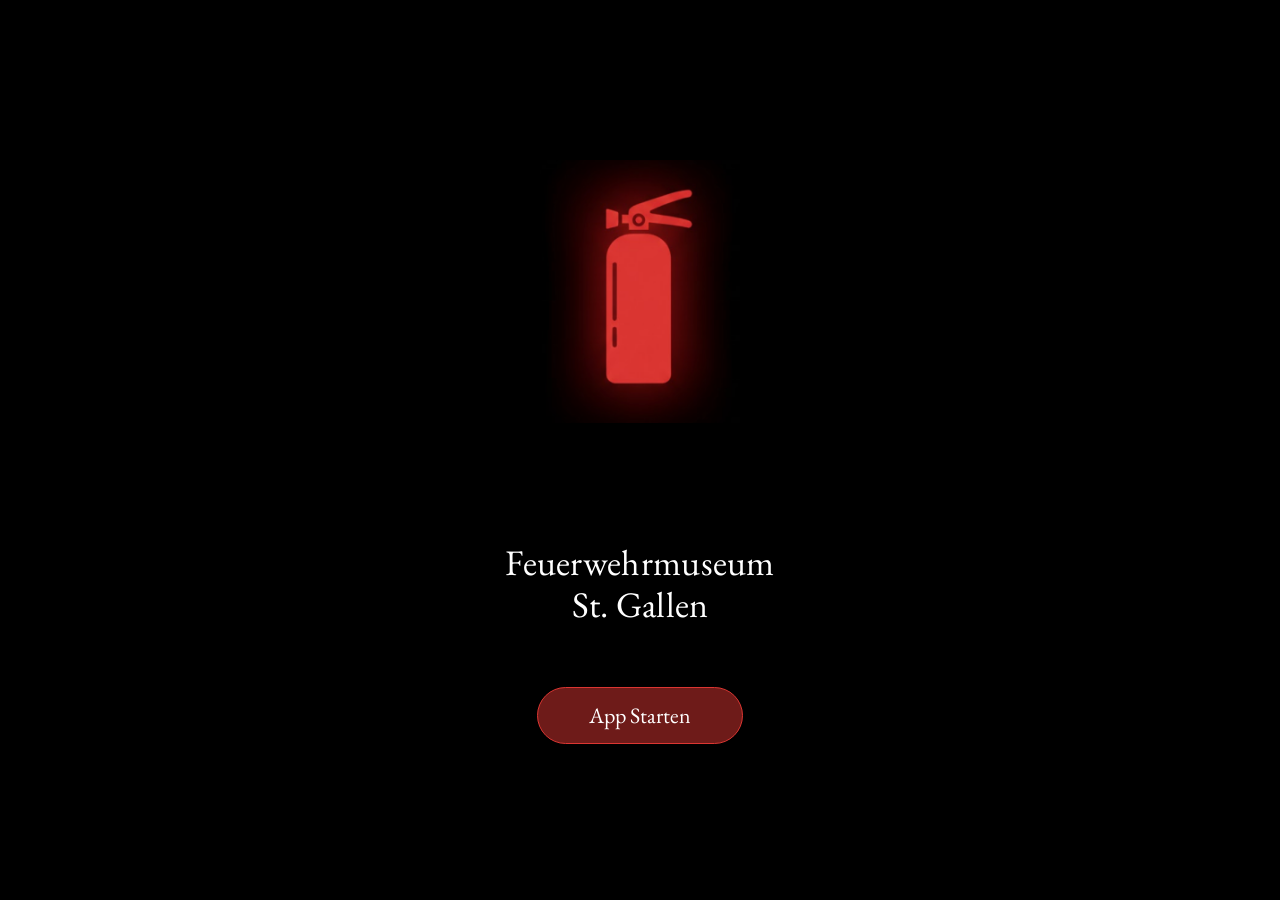
<file: index.html>
<!DOCTYPE html>
<html lang="de">
<head>
  <meta charset="UTF-8">
  <meta name="viewport" content="width=device-width, initial-scale=1.0">
  <title>Feuerwehrmuseum St. Gallen</title>
  <link href="https://fonts.googleapis.com/css2?family=EB+Garamond:wght@400;500&display=swap" rel="stylesheet">
  <style>
    * { box-sizing: border-box; margin: 0; padding: 0; }

    body {
      font-family: 'EB Garamond', Georgia, serif;
      background: #000000;
      color: #fff;
      max-width: 393px;
      margin: 0 auto;
      min-height: 100vh;
      overflow-x: hidden;
    }

    /* ── SCREEN 1 ── */
    #screen1 {
      min-height: 100vh;
      display: flex;
      flex-direction: column;
      align-items: center;
      background: #000000;
      padding: 0 28px;
    }

    .s1-icon-wrap {
      flex: 1;
      display: flex;
      align-items: center;
      justify-content: center;
      padding-top: 40px;
    }

    .s1-icon-wrap img {
      width: 200px;
      height: auto;
      object-fit: contain;
    }

    .s1-bottom {
      width: 100%;
      display: flex;
      flex-direction: column;
      align-items: center;
      padding-bottom: 156px;
    }

    .s1-title {
      font-size: 36px;
      font-weight: 400;
      color: #ffffff;
      text-align: center;
      line-height: 1.15;
      letter-spacing: 0.3px;
      margin-bottom: 62px;
    }

    .s1-btn {
      display: block;
      width: 206px;
      background: #6e1b19;
      border: 1px solid #db3632;
      color: #ffffff;
      font-size: 22px;
      font-family: 'EB Garamond', Georgia, serif;
      font-weight: 400;
      padding: 13px 24px;
      border-radius: 30px;
      text-decoration: none;
      text-align: center;
      cursor: pointer;
    }

    /* ── SCREEN 2 ── */
    #screen2 {
      display: none;
      min-height: 100vh;
      flex-direction: column;
      background: #000000;
      padding: 44px 0 84px;
    }

    .s2-toprow {
      display: flex;
      justify-content: flex-end;
      padding: 0 20px;
      margin-bottom: 23px;
    }

    .s2-toprow img {
      width: 44px;
      height: auto;
      object-fit: contain;
    }

    .s2-title {
      font-size: 28px;
      font-weight: 400;
      color: #ffffff;
      text-align: center;
      line-height: 1.0;
      padding: 0 20px;
      margin-bottom: 49px;
    }

    .s2-box {
      background: #6e1b19;
      border: 1px solid #db3632;
      border-radius: 20px;
      padding: 24px 24px;
      margin: 0 28px;
      flex: 1;
      display: flex;
      flex-direction: column;
      justify-content: center;
    }

    .s2-box p {
      font-size: 20px;
      color: #ffffff;
      text-align: center;
      line-height: 1.55;
    }

    .s2-spacer {
      height: 20px;
    }

    .s2-bottom {
      padding: 46px 28px 0;
      display: flex;
      justify-content: center;
    }

    .s2-btn {
      display: block;
      width: 242px;
      background: #6e1b19;
      border: 1px solid #db3632;
      color: #ffffff;
      font-size: 22px;
      font-family: 'EB Garamond', Georgia, serif;
      font-weight: 400;
      padding: 14px 24px;
      border-radius: 30px;
      text-decoration: none;
      text-align: center;
      cursor: pointer;
    }
  </style>
</head>
<body>

  <!-- SCREEN 1 -->
  <div id="screen1">
    <div class="s1-icon-wrap">
      <img src="resources/grafik.png" alt="Feuerlöscher">
    </div>

    <div class="s1-bottom">
      <h1 class="s1-title">Feuerwehrmuseum<br>St. Gallen</h1>
      <button class="s1-btn" onclick="showScreen2()">App Starten</button>
    </div>
  </div>

  <!-- SCREEN 2 -->
  <div id="screen2">
    <div class="s2-toprow">
      <img src="resources/grafik.png" alt="Icon">
    </div>

    <h2 class="s2-title">Willkommen im<br>Feuerwehrmuseum St. Gallen</h2>

    <div class="s2-box">
      <p>Diese App begleitet dich durch die Geschichte der Handfeuerlöscher.</p>
      <div class="s2-spacer"></div>
      <p>Entdecke fünf originale Geräte aus den Jahren 1920 bis 1960 und erfahre mehr über ihre Funktionsweise und die damals verwendeten Löschmittel.</p>
      <div class="s2-spacer"></div>
      <p>Wähle eine Epoche aus und erlebe sie hautnah in Augmented Reality.</p>
    </div>

    <div class="s2-bottom">
      <a href="products.html" class="s2-btn">Objekte ansehen</a>
    </div>
  </div>

  <script>
    function showScreen2() {
      document.getElementById('screen1').style.display = 'none';
      document.getElementById('screen2').style.display = 'flex';
    }
  </script>

</body>
</html>
</file>
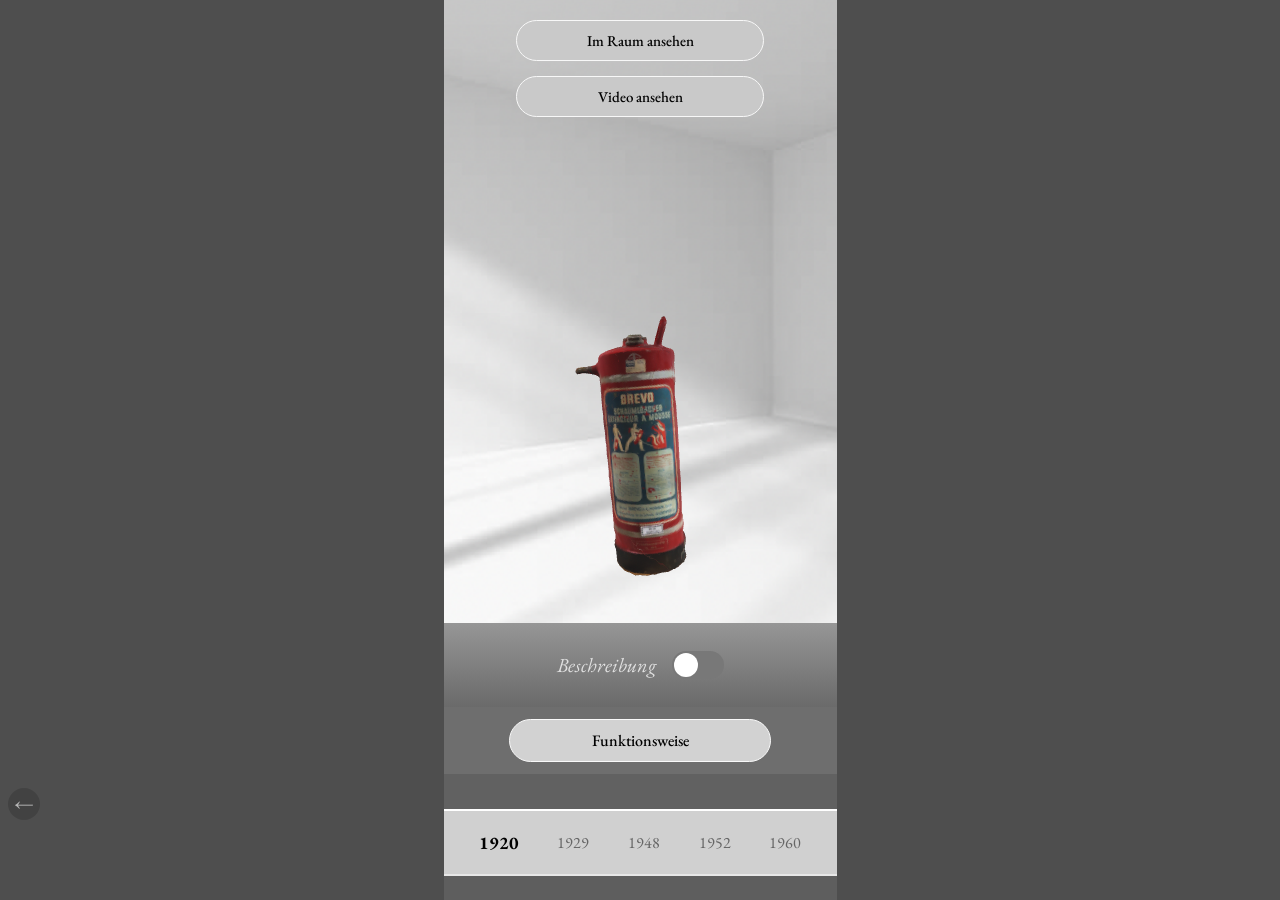
<file: products.html>
<!DOCTYPE html>
<html lang="de">
<head>
  <meta charset="UTF-8">
  <meta name="viewport" content="width=device-width, initial-scale=1.0">
  <title>Objekte – Feuerwehrmuseum</title>
  <link href="https://fonts.googleapis.com/css2?family=EB+Garamond:wght@400;500;700&display=swap" rel="stylesheet">
  <style>
    * { box-sizing: border-box; margin: 0; padding: 0; }

    body {
      font-family: 'EB Garamond', Georgia, serif;
      background: #4e4e4e;
      color: #333;
      max-width: 393px;
      margin: 0 auto;
      min-height: 100vh;
      overflow-x: hidden;
      display: flex;
      flex-direction: column;
      height: 100vh;
    }

    .main-content {
      flex: 1;
      display: flex;
      flex-direction: column;
      background: url('resources/Hintergrund.jpg') center/cover no-repeat;
      background-size: cover;
    }

    /* Back button */
    .back-link {
      position: fixed;
      bottom: 80px;
      left: 8px;
      z-index: 20;
      color: #fff;
      font-size: 20px;
      text-decoration: none;
      background: rgba(0,0,0,0.25);
      width: 32px;
      height: 32px;
      border-radius: 50%;
      display: flex;
      align-items: center;
      justify-content: center;
      opacity: 0.6;
    }

    /* Action buttons */
    .action-btns {
      display: flex;
      flex-direction: column;
      align-items: center;
      gap: 15px;
      padding: 20px 16px;
      position: relative;
      z-index: 10;
    }

    .pill-btn {
      background: #c9c9c9;
      color: #000;
      border: 1px solid #f8f8f8;
      border-radius: 24px;
      padding: 10px 24px;
      font-size: 15px;
      font-family: 'EB Garamond', Georgia, serif;
      font-weight: 500;
      cursor: pointer;
      text-decoration: none;
      display: block;
      width: 248px;
      text-align: center;
    }

    /* Model display */
    .model-display {
      position: relative;
      width: 100%;
      flex: 1;
      min-height: 380px;
      display: flex;
      align-items: flex-end;
      justify-content: center;
      overflow: hidden;
      padding-bottom: 10px;
    }

    .model-img {
      height: 95%;
      max-height: 560px;
      width: auto;
      object-fit: contain;
      display: block;
      mix-blend-mode: multiply;
    }

    .label-overlay {
      position: absolute;
      top: 0; left: 0;
      width: 100%; height: 100%;
      pointer-events: none;
      z-index: 3;
    }

    .label {
      position: absolute;
      background: rgba(0,0,0,0.65);
      color: #fff;
      font-size: 13px;
      padding: 4px 10px;
      border-radius: 4px;
      white-space: nowrap;
    }

    /* Beschreibung row */
    .beschreibung-row {
      display: flex;
      align-items: center;
      justify-content: center;
      gap: 16px;
      padding: 28px 24px;
      background: linear-gradient(to bottom, #969696, #6a6a6a);
    }

    .beschreibung-label {
      font-size: 20px;
      color: #e0e0e0;
      font-style: italic;
    }

    .toggle-switch {
      position: relative;
      display: inline-block;
      width: 52px;
      height: 28px;
      cursor: pointer;
    }

    .toggle-switch input { opacity: 0; width: 0; height: 0; }

    .slider-thumb {
      position: absolute;
      top: 0; left: 0; right: 0; bottom: 0;
      background: #787878;
      border-radius: 14px;
      transition: 0.2s;
    }

    .slider-thumb::before {
      content: "";
      position: absolute;
      width: 24px; height: 24px;
      left: 2px; top: 2px;
      background: #fff;
      border-radius: 50%;
      transition: 0.2s;
    }

    .toggle-switch input:checked + .slider-thumb { background: #cc2200; }
    .toggle-switch input:checked + .slider-thumb::before { transform: translateX(24px); }

    /* Funktionsweise button */
    .fw-btn {
      display: block;
      width: 262px;
      margin: 0 auto;
      padding: 10px 24px;
      background: #d2d2d2;
      border: 1px solid #f9f9f9;
      border-radius: 24px;
      color: #000;
      font-size: 16px;
      font-family: 'EB Garamond', Georgia, serif;
      font-weight: 500;
      text-align: center;
      cursor: pointer;
    }

    .fw-section {
      padding: 12px 0;
      background: #6e6e6e;
      text-align: center;
    }

    .fw-gap {
      height: 35px;
      background: #616161;
    }

    /* Steps text panel */
    .steps-panel {
      display: none;
      padding: 16px 24px;
      background: #d0d0d0;
      color: #333;
      font-size: 15px;
      line-height: 1.6;
      text-align: center;
    }

    /* Epoch bar */
    .epoch-bar {
      display: flex;
      justify-content: space-around;
      align-items: center;
      padding: 14px 16px;
      background: #d0d0d0;
      border-top: 2px solid #fff;
      border-bottom: 2px solid #e7e7e7;
    }

    .epoch-btn {
      background: transparent;
      color: #666;
      border: none;
      font-size: 16px;
      font-family: 'EB Garamond', Georgia, serif;
      font-weight: 400;
      padding: 6px 8px;
      cursor: pointer;
    }

    .epoch-btn.active {
      color: #000;
      font-weight: 700;
      font-size: 18px;
    }

    .page-footer {
      background: #5e5e5e;
      padding: 12px 0;
    }

    /* Video overlay */
    .overlay {
      position: fixed;
      top: 0; left: 0; right: 0; bottom: 0;
      background: rgba(0,0,0,0.92);
      z-index: 100;
      display: flex;
      flex-direction: column;
      align-items: center;
      max-width: 393px;
      margin: 0 auto;
    }

    .overlay-content {
      width: 100%;
      height: 100%;
      display: flex;
      flex-direction: column;
    }

    .overlay-close-btn {
      margin: 14px auto;
      background: rgba(255,255,255,0.15);
      color: #fff;
      border: 1px solid rgba(255,255,255,0.3);
      border-radius: 20px;
      padding: 8px 20px;
      font-size: 14px;
      cursor: pointer;
    }
  </style>
</head>

<body>

<a href="index.html" class="back-link">←</a>

<div class="main-content">

<!-- ACTION BUTTONS -->
<div class="action-btns">
  <button class="pill-btn" onclick="openAR()">Im Raum ansehen</button>
  <button class="pill-btn" onclick="openVideo()">Video ansehen</button>
</div>

<!-- MODEL + AR -->
<div class="model-display">
  <a id="ar-link" rel="ar" href="resources/feuerloescher_rot.usdz">
    <img id="model-img" src="resources/feuerloescher_rot.jpg" class="model-img">
  </a>

  <div class="label-overlay" id="labels" style="display:none">
    <span class="label" style="top:18%;left:62%">Ventil</span>
    <span class="label" style="top:35%;left:8%">Schlauch</span>
    <span class="label" style="top:55%;left:10%">Etikett</span>
    <span class="label" style="top:60%;left:65%">Behälter</span>
  </div>
</div>

</div><!-- end main-content -->

<!-- BESCHREIBUNG ROW -->
<div class="beschreibung-row">
  <span class="beschreibung-label">Beschreibung</span>
  <label class="toggle-switch">
    <input type="checkbox" id="toggle-desc" onchange="toggleDesc(this)">
    <span class="slider-thumb"></span>
  </label>
</div>

<!-- FUNKTIONSWEISE BUTTON -->
<div class="fw-section">
  <button class="fw-btn" onclick="toggleSteps()">Funktionsweise</button>
</div>

<!-- STEPS TEXT -->
<div class="steps-panel" id="steps-text"></div>

<!-- GAP -->
<div class="fw-gap"></div>

<!-- EPOCH SELECTOR -->
<div class="epoch-bar">

<button class="epoch-btn active" onclick="setEpoch(this,
'resources/feuerloescher_rot.jpg',
'resources/feuerloescher_rot.usdz',
'Ein früher Schaumlöscher der Marke BREVO mit rotem Gehäuse.',
'Zuerst wird der Sicherungsstift entfernt. Danach wird der Hebel gedrückt, wodurch das Löschmittel austritt und das Feuer gelöscht wird.'
)">1920</button>

<button class="epoch-btn" onclick="setEpoch(this,
'resources/feuerloescher_anhang.jpg',
'resources/feuerloescher_anhang.usdz',
'TOTAL Trocken-Feuerlöscher mit Anhang-Behälter.',
'Das Löschmittel wird gleichmässig ausgestossen und ermöglicht gezielteres Löschen.'
)">1929</button>

<button class="epoch-btn" onclick="setEpoch(this,
'resources/feuerloescher_chrom.jpg',
'resources/feuerloescher_chrom.usdz',
'Kupferner Nachkriegs-Feuerlöscher mit robustem Gehäuse.',
'Das Löschmittel tritt kontrolliert aus und verbessert die Brandbekämpfung.'
)">1948</button>

<button class="epoch-btn" onclick="setEpoch(this,
'resources/feuerloescher_hand.jpg',
'resources/feuerloescher_hand.usdz',
'BREVO Handfeuerlöscher mit Pumpmechanismus.',
'Der Schlauch ermöglicht gezieltes Löschen auch an schwer erreichbaren Stellen.'
)">1952</button>

<button class="epoch-btn" onclick="setEpoch(this,
'resources/feuerloescher_blau.jpg',
'resources/feuerloescher_blau.usdz',
'Modernes Modell mit höherer Sicherheit.',
'Ein integriertes Drucksystem sorgt für einen gleichmässigen Ausstoss und schnelle Brandbekämpfung.'
)">1960</button>

</div>

<!-- FOOTER -->
<div class="page-footer"></div>

<!-- VIDEO OVERLAY -->
<div class="overlay" id="video-overlay" style="display:none;">
  <div class="overlay-content">
    <button class="overlay-close-btn" onclick="closeVideo()">Video beenden</button>
    <div style="
      background:black;
      height:100%;
      display:flex;
      justify-content:center;
      align-items:center;
      flex-direction:column;
      color:white;
    ">
      <div style="font-size:20px;">Video vom Feuerlöscher</div>
      <div style="font-size:40px;">▶</div>
    </div>
  </div>
</div>

<script>

function setEpoch(btn, img, usdz, desc, steps) {
  document.querySelectorAll('.epoch-btn').forEach(b => b.classList.remove('active'));
  btn.classList.add('active');

  document.getElementById('model-img').src = img;
  document.getElementById('ar-link').href = usdz;

  document.getElementById('steps-text').innerText = steps;

  // reset toggles
  document.getElementById('toggle-desc').checked = false;
  document.getElementById('labels').style.display = 'none';
  document.getElementById('steps-text').style.display = 'none';
}

function toggleDesc(toggle) {
  document.getElementById('labels').style.display =
    toggle.checked ? 'block' : 'none';
}

function toggleSteps() {
  var panel = document.getElementById('steps-text');
  panel.style.display = panel.style.display === 'block' ? 'none' : 'block';
}

function openAR() {
  var isiOS = /iPhone|iPad|iPod/i.test(navigator.userAgent);
  if (isiOS) {
    document.getElementById('ar-link').click();
  } else {
    alert("AR funktioniert nur auf iPhone/iPad.");
  }
}

function openVideo() {
  document.getElementById('video-overlay').style.display = 'flex';
}

function closeVideo() {
  document.getElementById('video-overlay').style.display = 'none';
}

window.onload = function() {
  document.querySelector('.epoch-btn.active').click();
};

</script>

</body>
</html>
</file>
